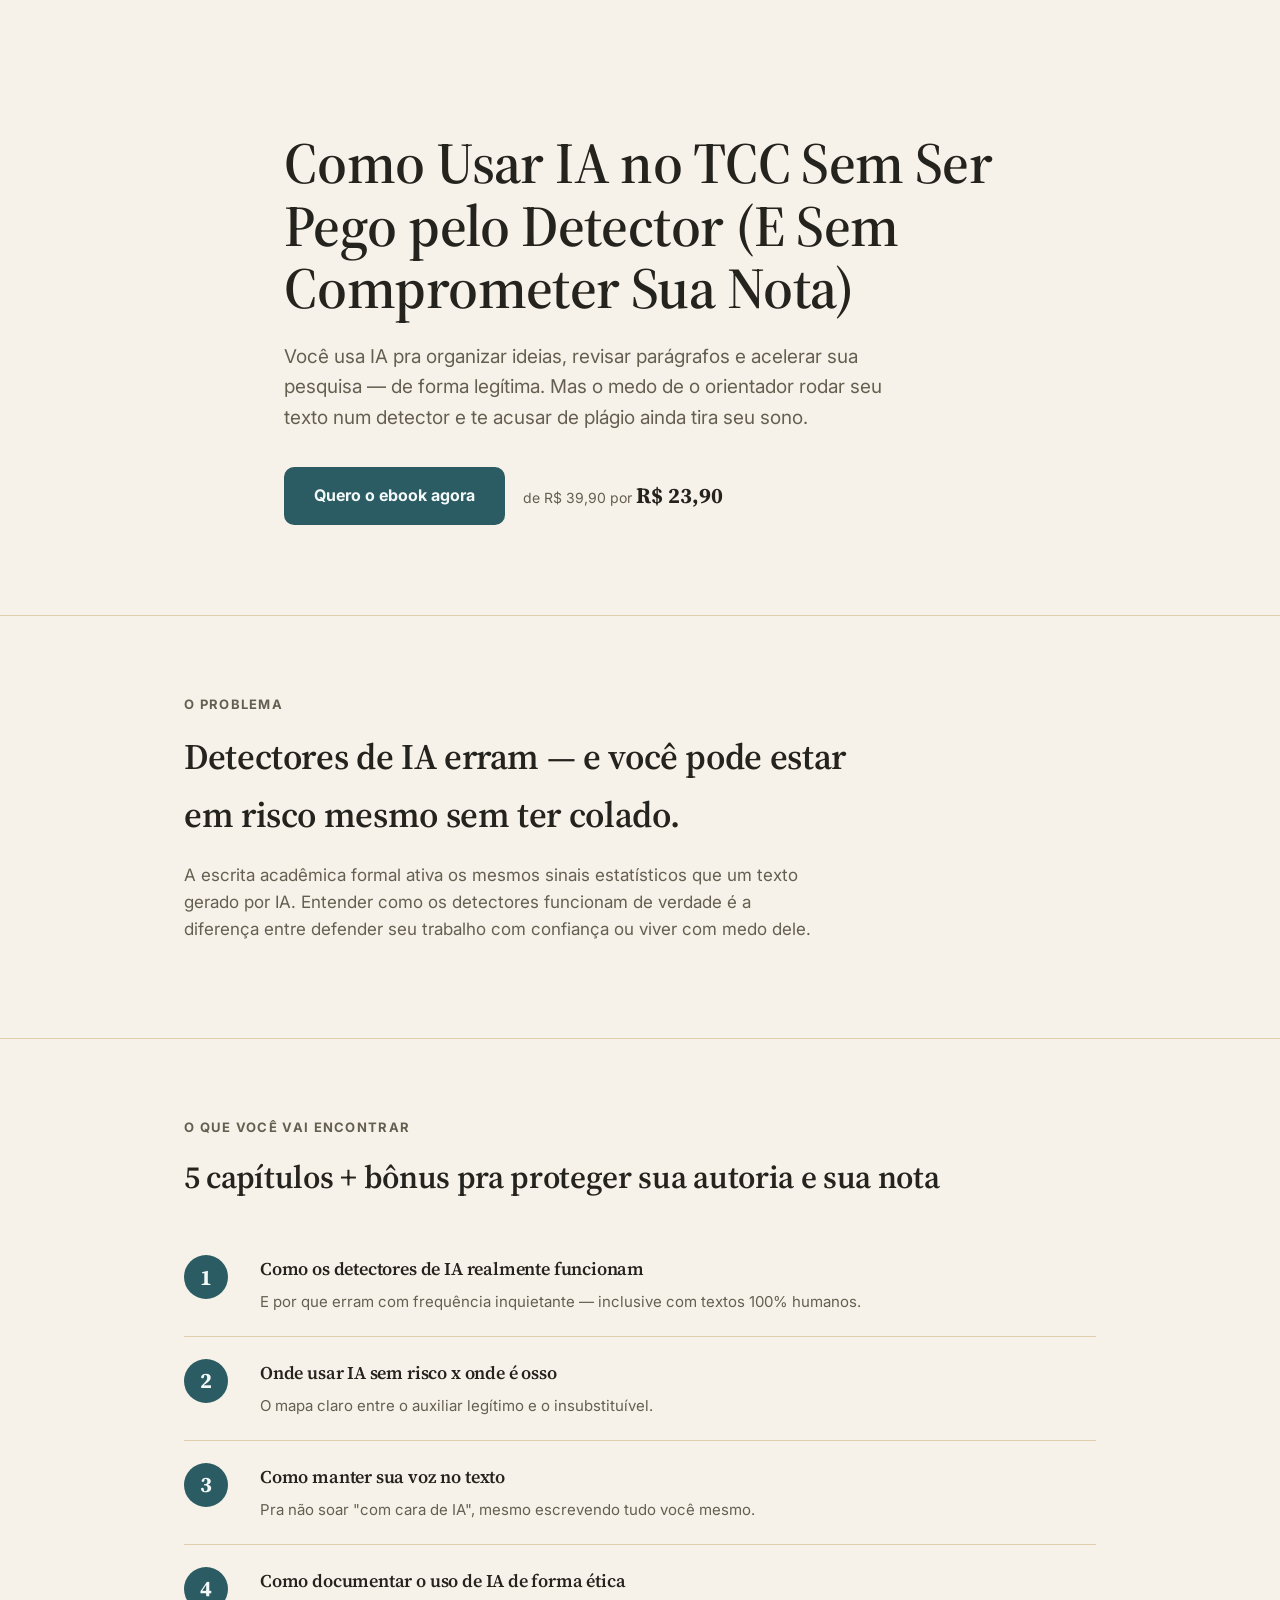
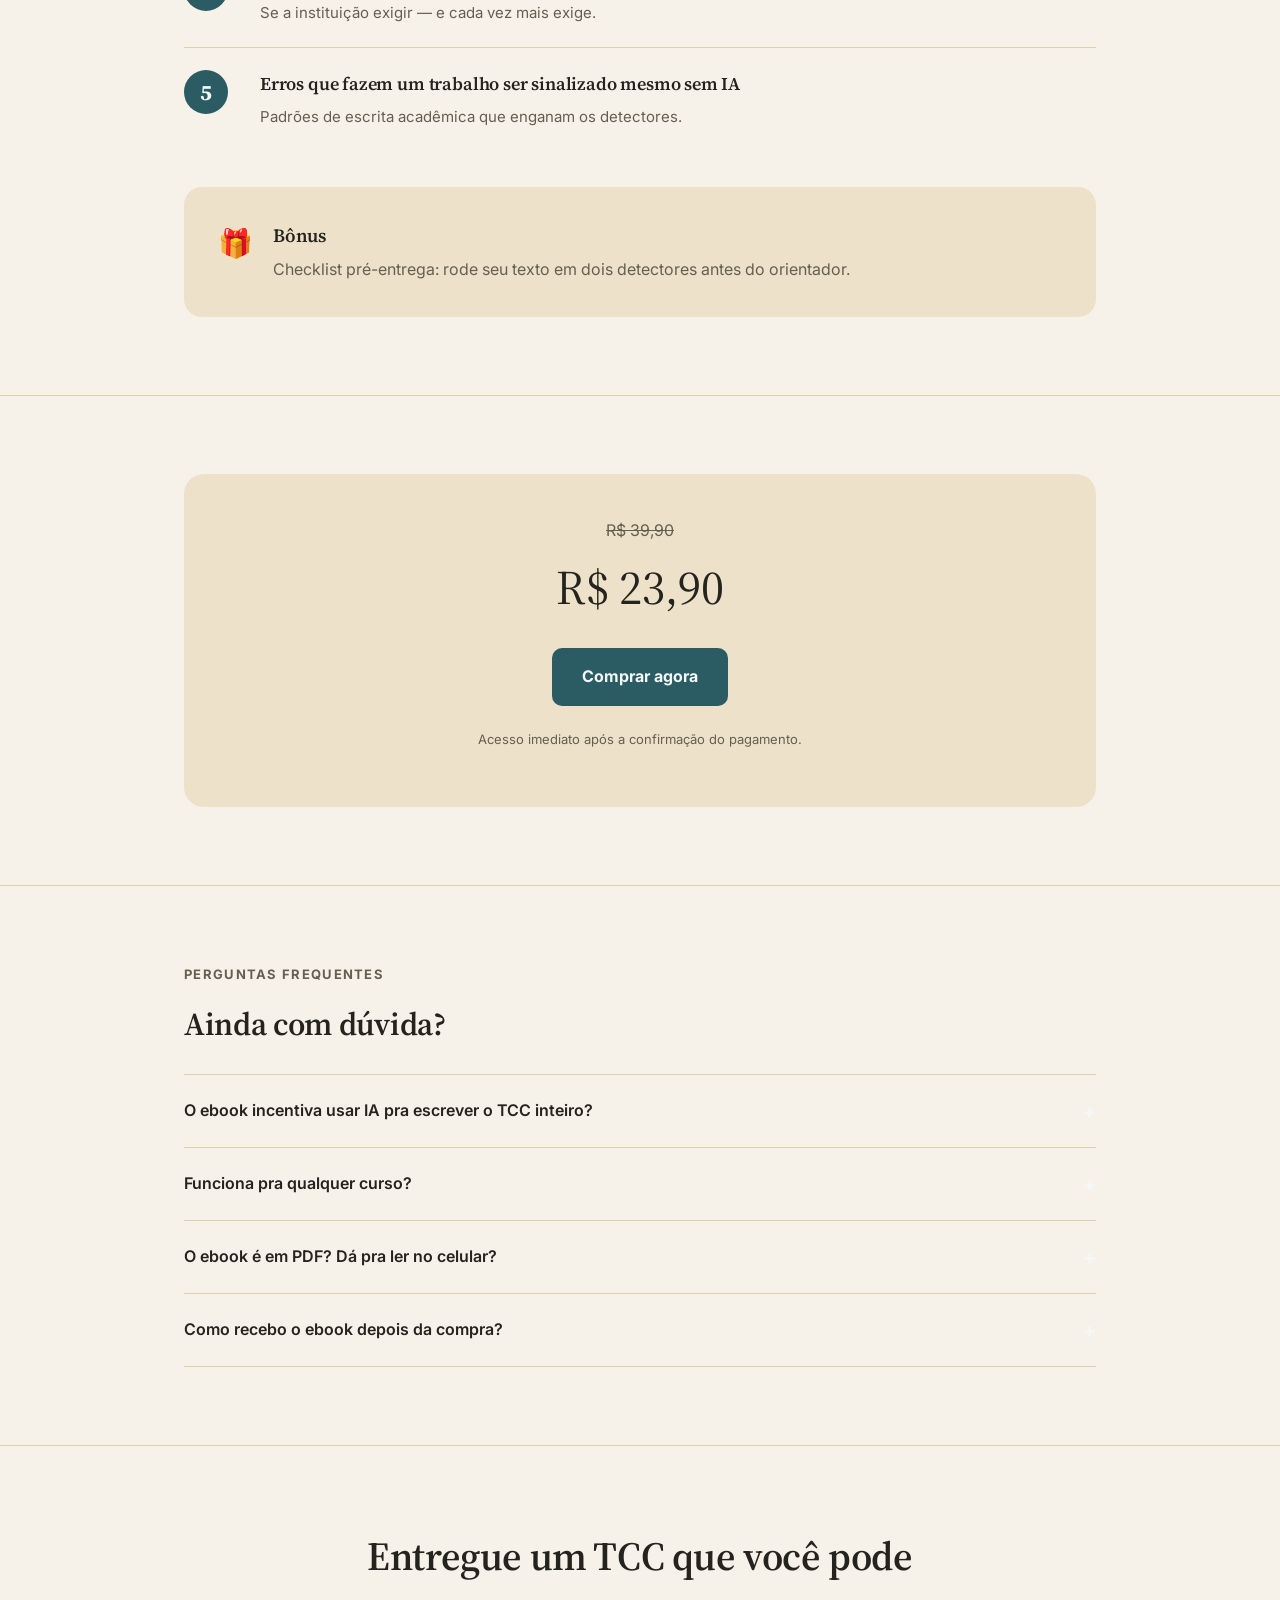
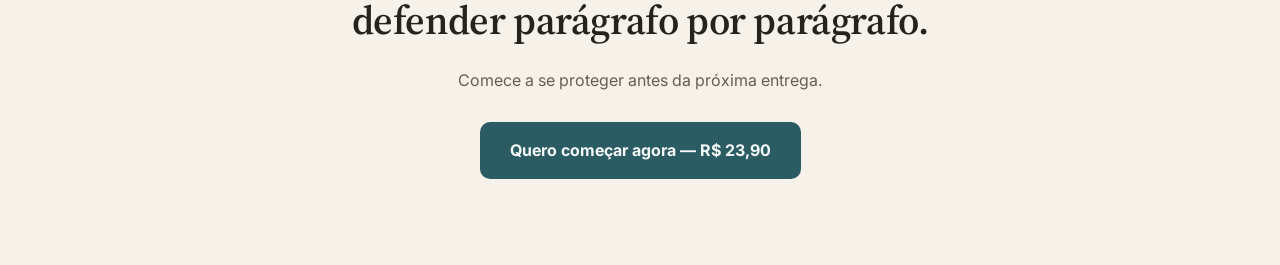
<file: index.html>
<!DOCTYPE html>
<html lang="pt-BR">

<head>
  <meta charset="UTF-8">
  <meta name="viewport" content="width=device-width, initial-scale=1.0">
  <title>Como Usar IA no TCC Sem Ser Pego pelo Detector (E Sem Comprometer Sua Nota) | Ebook 5 de 8</title>
  <meta name="description"
    content="Você usa IA pra organizar ideias, revisar parágrafos e acelerar sua pesquisa — de forma legítima. Mas o medo de o orientador rodar seu texto num detector e te acusar de plágio ainda tira seu sono.">
  <link rel="preconnect" href="https://fonts.googleapis.com">
  <link
    href="https://fonts.googleapis.com/css2?family=Source+Serif+4:opsz,wght@8..60,500;8..60,700&family=Inter:wght@400;500;600&display=swap"
    rel="stylesheet">

  <link rel="stylesheet" href="style.css">


</head>


<body>

  <header class="hero">
    <div class="wrap hero-inner">
      
      <h1>Como Usar IA no TCC Sem Ser Pego pelo Detector (E Sem Comprometer Sua Nota)</h1>
      <p class="lede">Você usa IA pra organizar ideias, revisar parágrafos e acelerar sua pesquisa — de forma legítima.
        Mas o medo de o orientador rodar seu texto num detector e te acusar de plágio ainda tira seu sono.</p>
      <div class="cta-row">
        <a class="btn" href="https://pay.kiwify.com.br/jtey1J0">Quero o ebook agora</a>
        <span class="price-tag">de <span class="old">R$ 39,90</span> por <b>R$ 23,90</b></span>
      </div>
    </div>
  </header>

  <section class="pain">
    <div class="wrap">
      <div class="section-label">O problema</div>
      <h2 class="reveal">Detectores de IA erram — e você pode estar em risco mesmo sem ter colado.</h2>
      <p class="reveal">A escrita acadêmica formal ativa os mesmos sinais estatísticos que um texto gerado por IA.
        Entender como os detectores funcionam de verdade é a diferença entre defender seu trabalho com confiança ou
        viver com medo dele.</p>
    </div>
  </section>

  <section class="structure">
    <div class="wrap">
      <div class="section-label">O que você vai encontrar</div>
      <h2 class="reveal" style="font-size:clamp(24px,3vw,32px); margin-bottom:30px;">5 capítulos + bônus pra proteger
        sua autoria e sua nota</h2>
      <div class="chapters">
        <div class="chapter reveal">
          <div class="num">1</div>
          <div>
            <h3>Como os detectores de IA realmente funcionam</h3>
            <p>E por que erram com frequência inquietante — inclusive com textos 100% humanos.</p>
          </div>
        </div>
        <div class="chapter reveal">
          <div class="num">2</div>
          <div>
            <h3>Onde usar IA sem risco x onde é osso</h3>
            <p>O mapa claro entre o auxiliar legítimo e o insubstituível.</p>
          </div>
        </div>
        <div class="chapter reveal">
          <div class="num">3</div>
          <div>
            <h3>Como manter sua voz no texto</h3>
            <p>Pra não soar "com cara de IA", mesmo escrevendo tudo você mesmo.</p>
          </div>
        </div>
        <div class="chapter reveal">
          <div class="num">4</div>
          <div>
            <h3>Como documentar o uso de IA de forma ética</h3>
            <p>Se a instituição exigir — e cada vez mais exige.</p>
          </div>
        </div>
        <div class="chapter reveal">
          <div class="num">5</div>
          <div>
            <h3>Erros que fazem um trabalho ser sinalizado mesmo sem IA</h3>
            <p>Padrões de escrita acadêmica que enganam os detectores.</p>
          </div>
        </div>
      </div>
      <div class="bonus reveal">
        <div class="badge">&#127873;</div>
        <div>
          <h3 style="margin-bottom:6px;">Bônus</h3>
          <p style="color:var(--ink-soft); margin:0;">Checklist pré-entrega: rode seu texto em dois detectores antes do
            orientador.</p>
        </div>
      </div>
    </div>
  </section>

  <section class="price">
    <div class="wrap">
      <div class="price-box reveal">
        <div class="old">R$ 39,90</div>
        <div class="new">R$ 23,90</div>
        <a class="btn" href="https://pay.kiwify.com.br/jtey1J0">Comprar agora</a>
        <p style="margin-top:16px; font-size:13px; color:var(--ink-soft);">Acesso imediato após a confirmação do
          pagamento.</p>
      </div>
    </div>
  </section>

  <section class="faq">
    <div class="wrap">
      <div class="section-label">Perguntas frequentes</div>
      <h2 class="reveal" style="font-size:clamp(24px,3vw,32px); margin-bottom:10px;">Ainda com dúvida?</h2>
      <div style="margin-top:24px;">
        <div class="faq-item">
          <div class="faq-q"><span>O ebook incentiva usar IA pra escrever o TCC inteiro?</span><span
              class="plus">+</span></div>
          <div class="faq-a">Não — o ebook é claro sobre o que é uso auxiliar legítimo e o que compromete sua autoria.
          </div>
        </div>
        <div class="faq-item">
          <div class="faq-q"><span>Funciona pra qualquer curso?</span><span class="plus">+</span></div>
          <div class="faq-a">Sim, os princípios de detecção, voz autoral e documentação ética valem pra qualquer área.
          </div>
        </div>
        <div class="faq-item">
          <div class="faq-q"><span>O ebook é em PDF? Dá pra ler no celular?</span><span class="plus">+</span></div>
          <div class="faq-a">Sim, é um PDF digital que abre em qualquer dispositivo.</div>
        </div>
        <div class="faq-item">
          <div class="faq-q"><span>Como recebo o ebook depois da compra?</span><span class="plus">+</span></div>
          <div class="faq-a">O acesso chega por e-mail assim que o pagamento é confirmado.</div>
        </div>
      </div>
    </div>
  </section>

  <section class="final-cta">
    <div class="wrap">
      <h2 class="reveal">Entregue um TCC que você pode defender parágrafo por parágrafo.</h2>
      <p class="reveal" style="color:var(--ink-soft); max-width:520px; margin:0 auto 28px;">Comece a se proteger antes
        da próxima entrega.</p>
      <a class="btn reveal" href="https://pay.kiwify.com.br/jtey1J0">Quero começar agora &mdash; R$ 23,90</a>
    </div>
  </section>




</body>
<script src="script.js"></script>

</html>
</file>
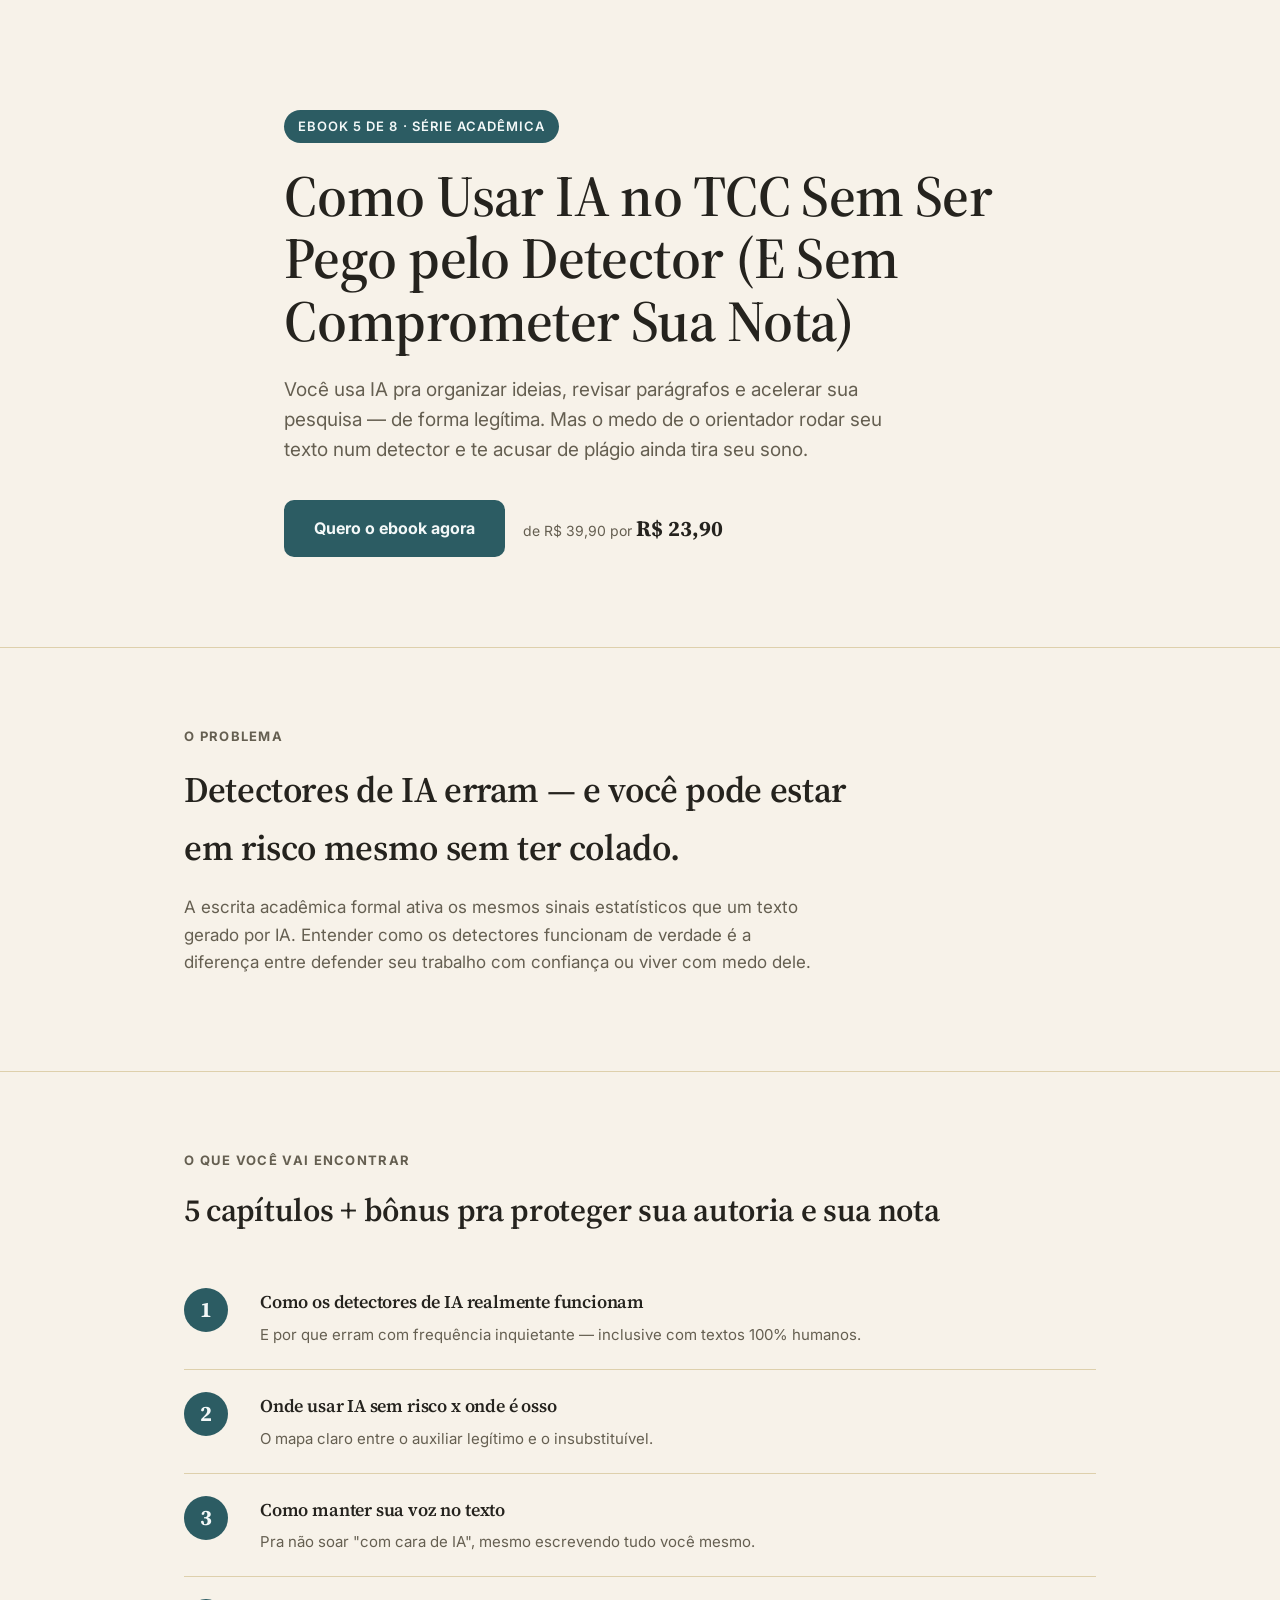
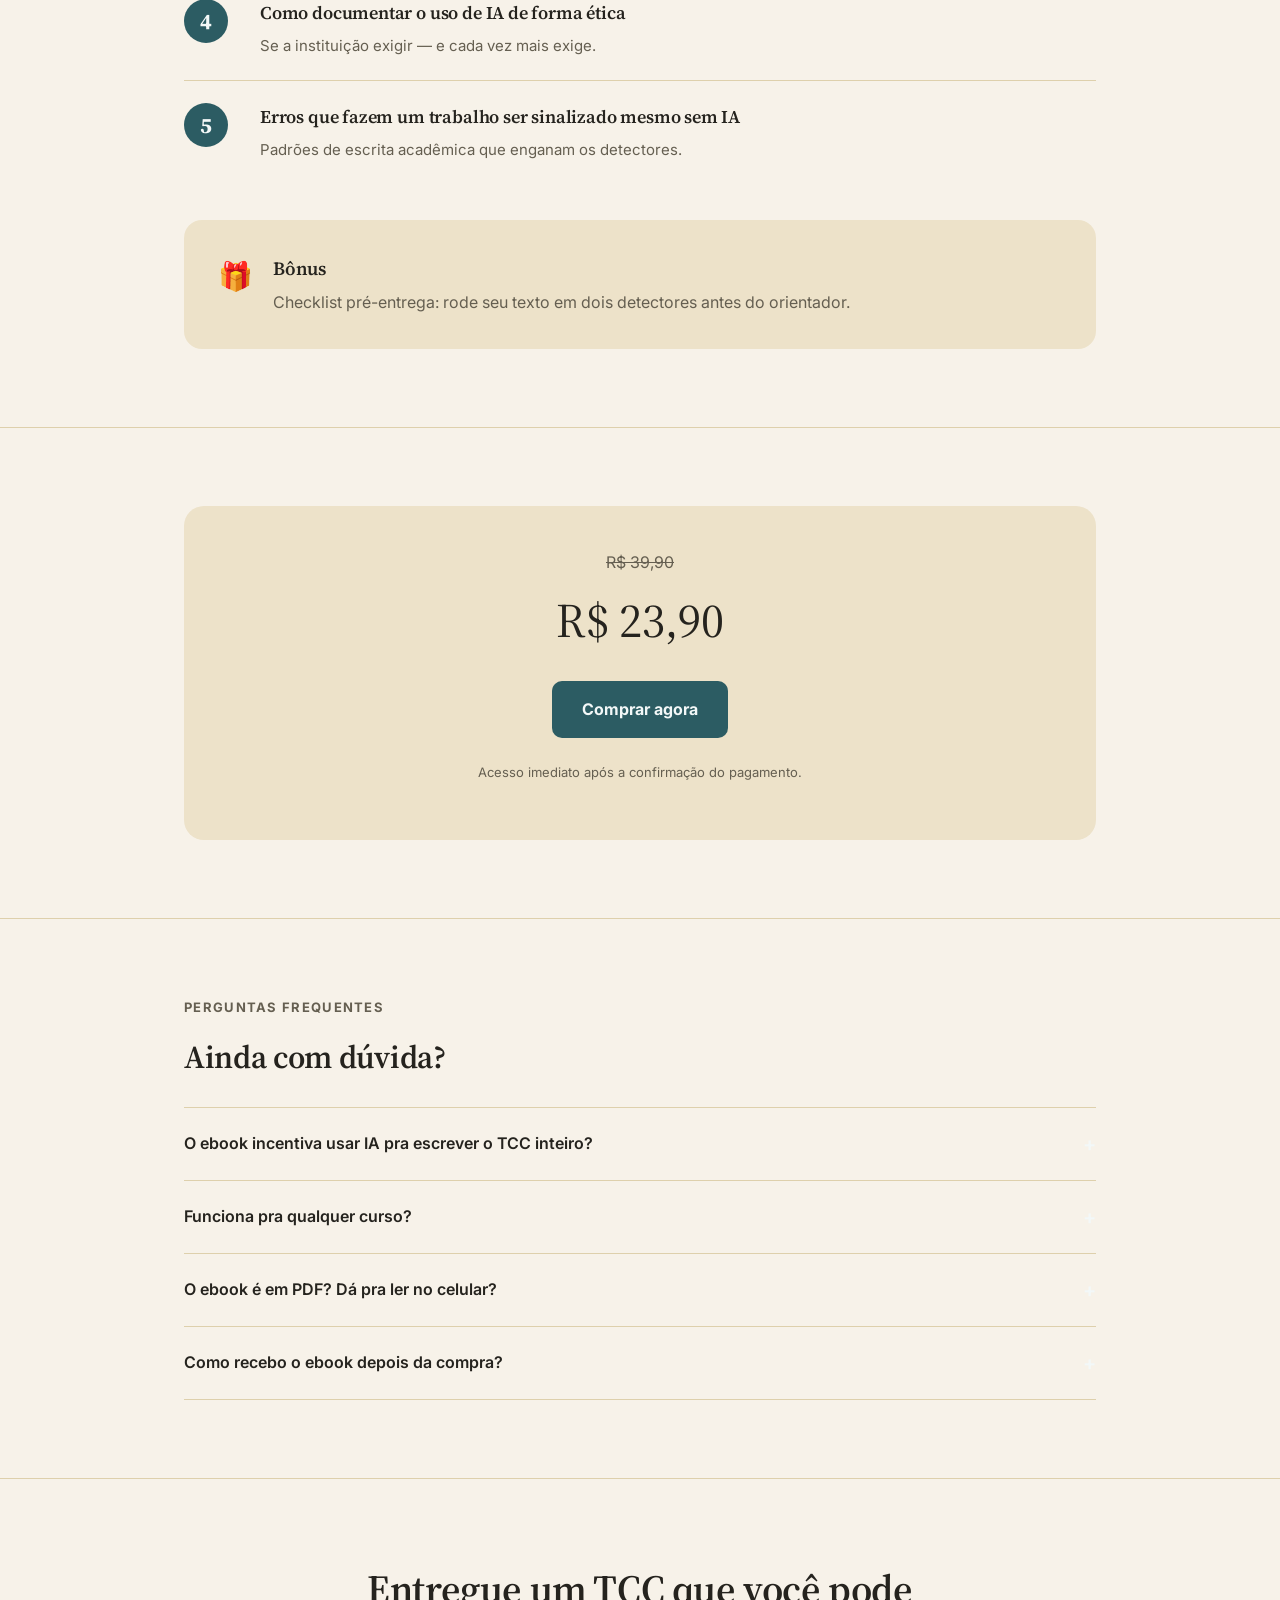
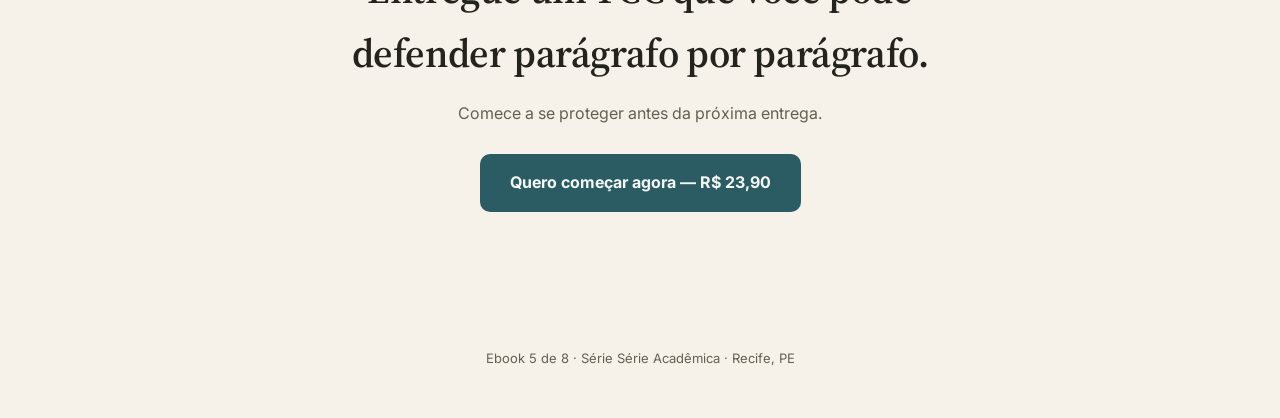
<file: ebook-5-faculdade-ia-tcc.html>
<!DOCTYPE html>
<html lang="pt-BR">

<head>
  <meta charset="UTF-8">
  <meta name="viewport" content="width=device-width, initial-scale=1.0">
  <title>Como Usar IA no TCC Sem Ser Pego pelo Detector (E Sem Comprometer Sua Nota) | Ebook 5 de 8</title>
  <meta name="description"
    content="Você usa IA pra organizar ideias, revisar parágrafos e acelerar sua pesquisa — de forma legítima. Mas o medo de o orientador rodar seu texto num detector e te acusar de plágio ainda tira seu sono.">
  <link rel="preconnect" href="https://fonts.googleapis.com">
  <link
    href="https://fonts.googleapis.com/css2?family=Source+Serif+4:opsz,wght@8..60,500;8..60,700&family=Inter:wght@400;500;600&display=swap"
    rel="stylesheet">

  <link rel="stylesheet" href="style.css">

</head>

<body>

  <header class="hero">
    <div class="wrap hero-inner">
      <span class="eyebrow">Ebook 5 de 8 &middot; Série Acadêmica</span>
      <h1>Como Usar IA no TCC Sem Ser Pego pelo Detector (E Sem Comprometer Sua Nota)</h1>
      <p class="lede">Você usa IA pra organizar ideias, revisar parágrafos e acelerar sua pesquisa — de forma legítima.
        Mas o medo de o orientador rodar seu texto num detector e te acusar de plágio ainda tira seu sono.</p>
      <div class="cta-row">
        <a class="btn" href="[LINK_KIWIFY_EBOOK_5]">Quero o ebook agora</a>
        <span class="price-tag">de <span class="old">R$ 39,90</span> por <b>R$ 23,90</b></span>
      </div>
    </div>
  </header>

  <section class="pain">
    <div class="wrap">
      <div class="section-label">O problema</div>
      <h2 class="reveal">Detectores de IA erram — e você pode estar em risco mesmo sem ter colado.</h2>
      <p class="reveal">A escrita acadêmica formal ativa os mesmos sinais estatísticos que um texto gerado por IA.
        Entender como os detectores funcionam de verdade é a diferença entre defender seu trabalho com confiança ou
        viver com medo dele.</p>
    </div>
  </section>

  <section class="structure">
    <div class="wrap">
      <div class="section-label">O que você vai encontrar</div>
      <h2 class="reveal" style="font-size:clamp(24px,3vw,32px); margin-bottom:30px;">5 capítulos + bônus pra proteger
        sua autoria e sua nota</h2>
      <div class="chapters">
        <div class="chapter reveal">
          <div class="num">1</div>
          <div>
            <h3>Como os detectores de IA realmente funcionam</h3>
            <p>E por que erram com frequência inquietante — inclusive com textos 100% humanos.</p>
          </div>
        </div>
        <div class="chapter reveal">
          <div class="num">2</div>
          <div>
            <h3>Onde usar IA sem risco x onde é osso</h3>
            <p>O mapa claro entre o auxiliar legítimo e o insubstituível.</p>
          </div>
        </div>
        <div class="chapter reveal">
          <div class="num">3</div>
          <div>
            <h3>Como manter sua voz no texto</h3>
            <p>Pra não soar "com cara de IA", mesmo escrevendo tudo você mesmo.</p>
          </div>
        </div>
        <div class="chapter reveal">
          <div class="num">4</div>
          <div>
            <h3>Como documentar o uso de IA de forma ética</h3>
            <p>Se a instituição exigir — e cada vez mais exige.</p>
          </div>
        </div>
        <div class="chapter reveal">
          <div class="num">5</div>
          <div>
            <h3>Erros que fazem um trabalho ser sinalizado mesmo sem IA</h3>
            <p>Padrões de escrita acadêmica que enganam os detectores.</p>
          </div>
        </div>
      </div>
      <div class="bonus reveal">
        <div class="badge">&#127873;</div>
        <div>
          <h3 style="margin-bottom:6px;">Bônus</h3>
          <p style="color:var(--ink-soft); margin:0;">Checklist pré-entrega: rode seu texto em dois detectores antes do
            orientador.</p>
        </div>
      </div>
    </div>
  </section>

  <section class="price">
    <div class="wrap">
      <div class="price-box reveal">
        <div class="old">R$ 39,90</div>
        <div class="new">R$ 23,90</div>
        <a class="btn" href="[LINK_KIWIFY_EBOOK_5]">Comprar agora</a>
        <p style="margin-top:16px; font-size:13px; color:var(--ink-soft);">Acesso imediato após a confirmação do
          pagamento.</p>
      </div>
    </div>
  </section>

  <section class="faq">
    <div class="wrap">
      <div class="section-label">Perguntas frequentes</div>
      <h2 class="reveal" style="font-size:clamp(24px,3vw,32px); margin-bottom:10px;">Ainda com dúvida?</h2>
      <div style="margin-top:24px;">
        <div class="faq-item">
          <div class="faq-q"><span>O ebook incentiva usar IA pra escrever o TCC inteiro?</span><span
              class="plus">+</span></div>
          <div class="faq-a">Não — o ebook é claro sobre o que é uso auxiliar legítimo e o que compromete sua autoria.
          </div>
        </div>
        <div class="faq-item">
          <div class="faq-q"><span>Funciona pra qualquer curso?</span><span class="plus">+</span></div>
          <div class="faq-a">Sim, os princípios de detecção, voz autoral e documentação ética valem pra qualquer área.
          </div>
        </div>
        <div class="faq-item">
          <div class="faq-q"><span>O ebook é em PDF? Dá pra ler no celular?</span><span class="plus">+</span></div>
          <div class="faq-a">Sim, é um PDF digital que abre em qualquer dispositivo.</div>
        </div>
        <div class="faq-item">
          <div class="faq-q"><span>Como recebo o ebook depois da compra?</span><span class="plus">+</span></div>
          <div class="faq-a">O acesso chega por e-mail assim que o pagamento é confirmado.</div>
        </div>
      </div>
    </div>
  </section>

  <section class="final-cta">
    <div class="wrap">
      <h2 class="reveal">Entregue um TCC que você pode defender parágrafo por parágrafo.</h2>
      <p class="reveal" style="color:var(--ink-soft); max-width:520px; margin:0 auto 28px;">Comece a se proteger antes
        da próxima entrega.</p>
      <a class="btn reveal" href="[LINK_KIWIFY_EBOOK_5]">Quero começar agora &mdash; R$ 23,90</a>
    </div>
  </section>

  <footer>
    Ebook 5 de 8 &middot; Série Série Acadêmica &middot; Recife, PE
  </footer>


</body>
<script src="script.js"></script>

</html>
</file>
<file: style.css>
:root {
      --bg: #F7F2E9;
      --bg2: #EFE6D2;
      --ink: #25231E;
      --ink-soft: #655F51;
      --accent: #2C5C63;
      --accent-ink: #F3F8F8;
      --card: #EDE2C9;
      --line: #DED0AC;
    }

    * {
      box-sizing: border-box
    }

    html {
      scroll-behavior: smooth
    }

    body {
      margin: 0;
      background: var(--bg);
      color: var(--ink);
      font-family: 'Inter', system-ui, sans-serif;
      line-height: 1.6;
      -webkit-font-smoothing: antialiased;
    }

    h1,
    h2,
    h3,
    .display {
      font-family: 'Source Serif 4', serif;
      font-weight: 600;
      letter-spacing: -0.01em;
      margin: 0;
    }

    .wrap {
      max-width: 960px;
      margin: 0 auto;
      padding: 0 24px;
    }

    .eyebrow {
      display: inline-flex;
      align-items: center;
      gap: 8px;
      font-size: 13px;
      letter-spacing: .08em;
      text-transform: uppercase;
      color: var(--accent-ink);
      background: var(--accent);
      padding: 6px 14px;
      border-radius: 999px;
      font-weight: 600;
    }

    header.hero {
      padding: 110px 0 90px;
      position: relative;
      overflow: hidden;
      background: var(--bg);
    }

    .hero-inner {
      max-width: 760px;
    }

    .hero h1 {
      font-size: clamp(34px, 5vw, 58px);
      line-height: 1.08;
      margin: 22px 0 22px;
    }

    .hero p.lede {
      font-size: 19px;
      color: var(--ink-soft);
      max-width: 640px;
      margin: 0 0 34px;
    }

    .cta-row {
      display: flex;
      flex-wrap: wrap;
      align-items: center;
      gap: 18px;
    }

    .btn {
      position: relative;
      overflow: hidden;
      display: inline-block;
      border: none;
      cursor: pointer;
      background: var(--accent);
      color: var(--accent-ink);
      font-weight: 700;
      font-size: 16px;
      padding: 16px 30px;
      border-radius: 10px;
      text-decoration: none;
      transition: transform .2s ease, box-shadow .2s ease;
    }

    .btn:hover {
      transform: translateY(-2px);
      box-shadow: 0 10px 24px -8px rgba(0, 0, 0, .35);
    }

    .btn:active {
      transform: translateY(0px) scale(.98);
    }

    .btn .ripple {
      position: absolute;
      border-radius: 50%;
      background: rgba(255, 255, 255, .5);
      transform: scale(0);
      animation: ripple .55s linear;
      pointer-events: none;
    }

    @keyframes ripple {
      to {
        transform: scale(3);
        opacity: 0;
      }
    }

    .price-tag {
      font-size: 14px;
      color: var(--ink-soft);
    }

    .price-tag b {
      font-size: 22px;
      color: var(--ink);
      font-family: 'Source Serif 4', serif;
    }

    section {
      padding: 78px 0;
      border-top: 1px solid var(--line);
    }

    .section-label {
      font-size: 13px;
      text-transform: uppercase;
      letter-spacing: .1em;
      color: var(--ink-soft);
      font-weight: 700;
      margin-bottom: 14px;
    }

    .pain h2 {
      font-size: clamp(26px, 3.4vw, 36px);
      max-width: 680px;
      margin-bottom: 18px;
    }

    .pain p {
      color: var(--ink-soft);
      font-size: 17px;
      max-width: 640px;
    }

    .chapters {
      display: grid;
      grid-template-columns: 1fr;
      gap: 0;
    }

    .chapter {
      display: grid;
      grid-template-columns: 56px 1fr;
      gap: 20px;
      padding: 22px 0;
      border-top: 1px solid var(--line);
      opacity: 0;
      transform: translateY(18px);
      transition: opacity .6s ease, transform .6s ease;
    }

    .chapter:first-child {
      border-top: none;
    }

    .chapter.in-view {
      opacity: 1;
      transform: translateY(0);
    }

    .chapter .num {
      font-family: 'Source Serif 4', serif;
      font-size: 22px;
      color: var(--accent-ink);
      background: var(--accent);
      width: 44px;
      height: 44px;
      border-radius: 50%;
      display: flex;
      align-items: center;
      justify-content: center;
      font-weight: 700;
    }

    .chapter h3 {
      font-size: 18px;
      margin-bottom: 6px;
    }

    .chapter p {
      color: var(--ink-soft);
      font-size: 15px;
      margin: 0;
    }

    .bonus {
      background: var(--card);
      border-radius: 18px;
      padding: 34px;
      margin-top: 36px;
      display: flex;
      gap: 20px;
      align-items: flex-start;
    }

    .bonus .badge {
      font-size: 28px;
    }

    .reveal {
      opacity: 0;
      transform: translateY(24px);
      transition: opacity .7s ease, transform .7s ease;
    }

    .reveal.in-view {
      opacity: 1;
      transform: translateY(0);
    }

    .price-box {
      background: var(--card);
      border-radius: 20px;
      padding: 44px;
      text-align: center;
    }

    .price-box .old {
      text-decoration: line-through;
      color: var(--ink-soft);
      font-size: 16px;
    }

    .price-box .new {
      font-family: 'Source Serif 4', serif;
      font-size: 48px;
      margin: 6px 0 22px;
    }

    .faq-item {
      border-top: 1px solid var(--line);
      padding: 20px 0;
    }

    .faq-item:last-child {
      border-bottom: 1px solid var(--line);
    }

    .faq-q {
      display: flex;
      justify-content: space-between;
      align-items: center;
      cursor: pointer;
      font-weight: 600;
      font-size: 16px;
      gap: 16px;
    }

    .faq-q .plus {
      transition: transform .3s ease;
      font-size: 20px;
      color: var(--accent-ink);
      flex-shrink: 0;
    }

    .faq-item.open .plus {
      transform: rotate(45deg);
    }

    .faq-a {
      max-height: 0;
      overflow: hidden;
      transition: max-height .35s ease, opacity .35s ease, margin-top .35s ease;
      opacity: 0;
      color: var(--ink-soft);
      font-size: 15px;
    }

    .faq-item.open .faq-a {
      max-height: 220px;
      opacity: 1;
      margin-top: 12px;
    }

    footer {
      padding: 50px 0;
      text-align: center;
      color: var(--ink-soft);
      font-size: 13px;
    }

    .final-cta {
      text-align: center;
    }

    .final-cta h2 {
      font-size: clamp(26px, 3.6vw, 40px);
      max-width: 600px;
      margin: 0 auto 16px;
    }

    @media(max-width:640px) {
      header.hero {
        padding: 80px 0 60px
      }

      section {
        padding: 56px 0
      }
    }
</file>
